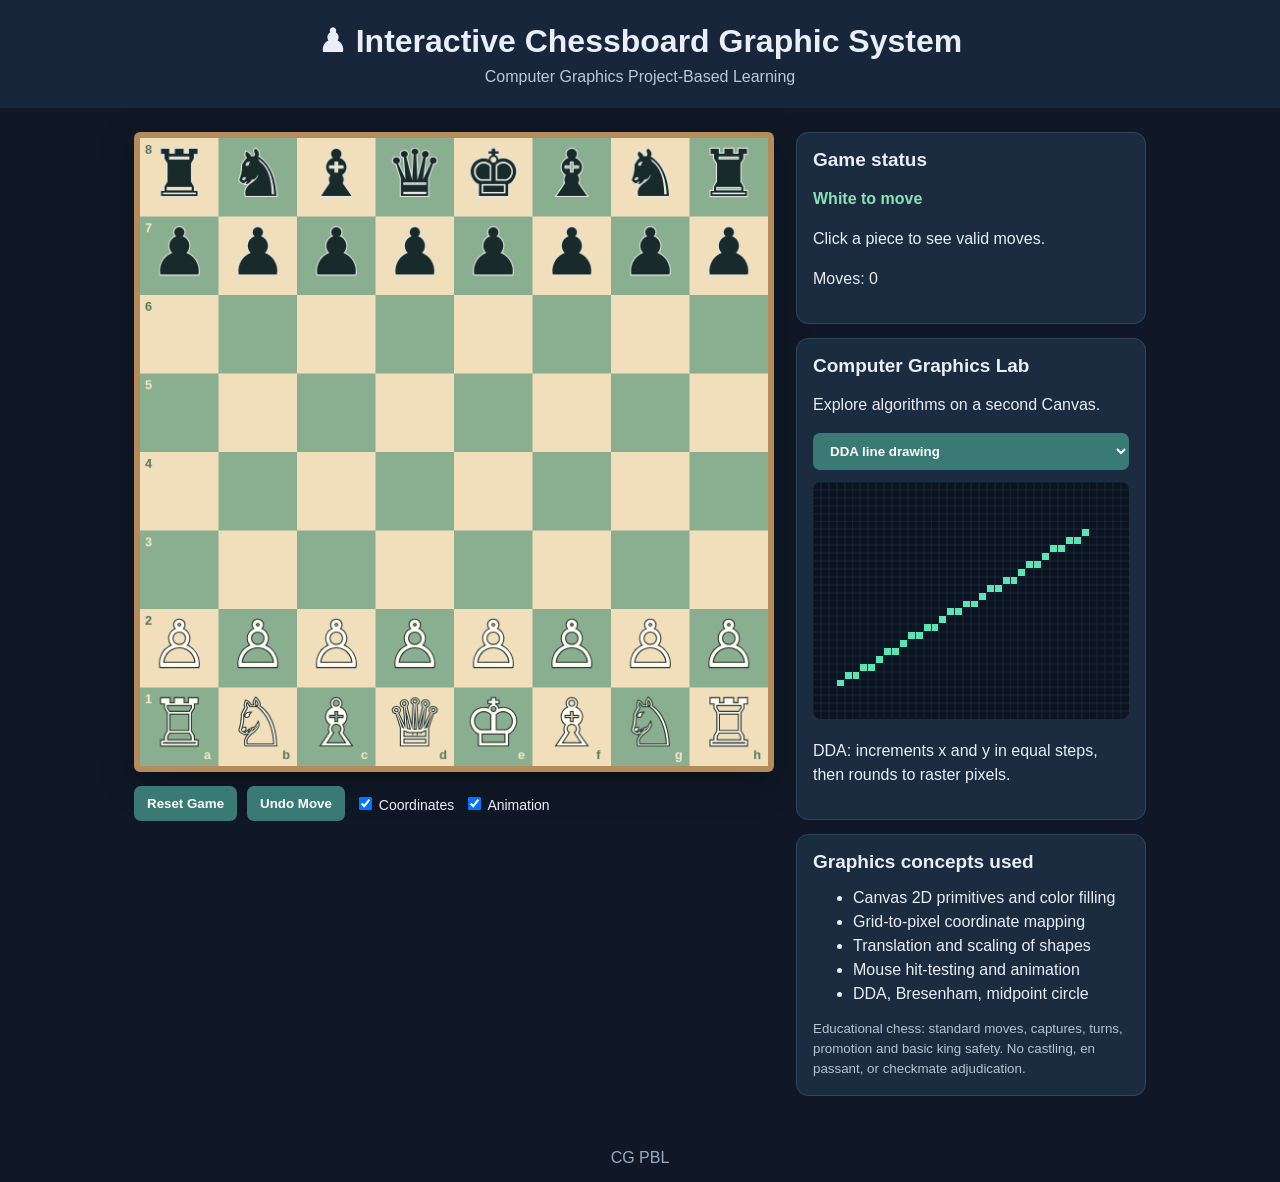
<file: index.html>
<!doctype html>
<html lang="en">
  <head>
    <meta charset="UTF-8" />
    <meta name="viewport" content="width=device-width,initial-scale=1" />
    <title>Interactive Chessboard | Computer Graphics PBL</title>
    <link rel="stylesheet" href="css/style.css" />
  </head>
  <body>
    <header>
      <h1>♟ Interactive Chessboard Graphic System</h1>
      <p>Computer Graphics Project-Based Learning </p>
    </header>
    <main>
      <section class="board-panel">
        <canvas
          id="board"
          width="640"
          height="640"
          aria-label="Interactive chessboard"
        ></canvas>
        <div class="toolbar">
          <button id="reset">Reset Game</button
          ><button id="undo">Undo Move</button
          ><label
            ><input type="checkbox" id="coords" checked /> Coordinates</label
          ><label
            ><input type="checkbox" id="animate" checked /> Animation</label
          >
        </div>
      </section>
      <aside>
        <div class="panel">
          <h2>Game status</h2>
          <p id="status" aria-live="polite">White to move</p>
          <p id="selection">Click a piece to see valid moves.</p>
          <p id="history">Moves: 0</p>
        </div>
        <div class="panel">
          <h2>Computer Graphics Lab</h2>
          <p>Explore algorithms on a second Canvas.</p>
          <select id="demo">
            <option value="dda">DDA line drawing</option>
            <option value="bresenham">Bresenham line drawing</option>
            <option value="circle">Midpoint circle drawing</option>
            <option value="transform">2D transformation</option></select
          ><canvas id="lab" width="320" height="240"></canvas>
          <p id="explain"></p>
        </div>
        <div class="panel">
          <h2>Graphics concepts used</h2>
          <ul>
            <li>Canvas 2D primitives and color filling</li>
            <li>Grid-to-pixel coordinate mapping</li>
            <li>Translation and scaling of shapes</li>
            <li>Mouse hit-testing and animation</li>
            <li>DDA, Bresenham, midpoint circle</li>
          </ul>
          <small
            >Educational chess: standard moves, captures, turns, promotion and
            basic king safety. No castling, en passant, or checkmate
            adjudication.</small
          >
        </div>
      </aside>
    </main>
    <footer>
      CG PBL
    </footer>
    <script src="js/board.js"></script>
    <script src="js/pieces.js"></script>
    <script src="js/logic.js"></script>
    <script src="js/graphics-lab.js"></script>
    <script src="js/app.js"></script>
  </body>
</html>
</file>
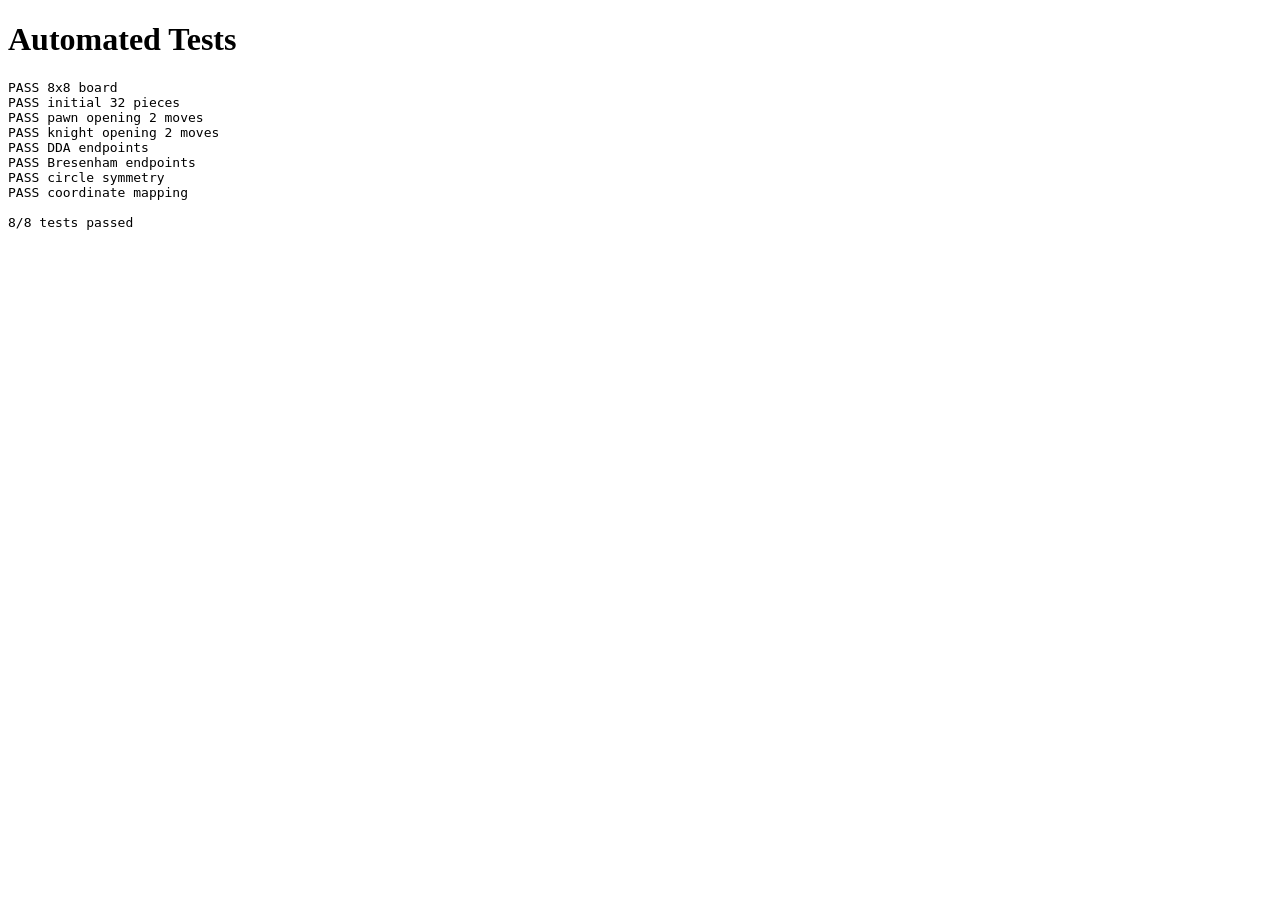
<file: tests.html>
<!doctype html><html><head><meta charset="utf-8"><title>CG Chessboard Tests</title></head><body><h1>Automated Tests</h1><pre id="results"></pre><script src="js/board.js"></script><script src="js/logic.js"></script><script src="js/graphics-lab.js"></script><script>const tests=[['8x8 board',()=>initialBoard().length===8&&initialBoard().every(r=>r.length===8)],['initial 32 pieces',()=>initialBoard().flat().filter(Boolean).length===32],['pawn opening 2 moves',()=>legalMoves(initialBoard(),6,4).length===2],['knight opening 2 moves',()=>legalMoves(initialBoard(),7,1).length===2],['DDA endpoints',()=>JSON.stringify(dda(0,0,4,2)[0])==='[0,0]'&&JSON.stringify(dda(0,0,4,2).at(-1))==='[4,2]'],['Bresenham endpoints',()=>JSON.stringify(bresenham(0,0,4,2).at(-1))==='[4,2]'],['circle symmetry',()=>midpointCircle(10,10,5).some(([x,y])=>x===15&&y===10)],['coordinate mapping',()=>cellCenter(0,0).x===40&&cellCenter(7,7).y===600]];let passed=0;document.getElementById('results').textContent=tests.map(([name,fn])=>{let ok=false;try{ok=fn()}catch(e){console.error(e)}if(ok)passed++;return `${ok?'PASS':'FAIL'} ${name}`}).join('\n')+`\n\n${passed}/${tests.length} tests passed`;</script></body></html>
</file>
<file: css/style.css>
:root{font-family:Inter,Segoe UI,Arial,sans-serif;color:#e9eef7;background:#101827}*{box-sizing:border-box}body{margin:0}header{text-align:center;padding:22px 12px;background:#17263b}h1{margin:0 0 8px;font-size:clamp(22px,3vw,32px)}header p{margin:0;color:#b9c9da}main{display:grid;grid-template-columns:minmax(300px,640px) minmax(270px,350px);gap:22px;justify-content:center;padding:24px}.board-panel{min-width:0}#board{display:block;width:100%;height:auto;border:6px solid #b68b5b;border-radius:6px;cursor:pointer;touch-action:manipulation;box-shadow:0 10px 35px #0005}.toolbar{display:flex;gap:10px;align-items:center;flex-wrap:wrap;margin-top:14px}button,select{border:0;border-radius:7px;background:#3a7a74;color:white;padding:10px 13px;cursor:pointer;font-weight:600}button:hover{background:#459b91}label{font-size:14px}.panel{background:#1b2b40;border:1px solid #30465e;border-radius:12px;padding:16px;margin-bottom:14px}.panel h2{margin:0 0 10px;font-size:19px}.panel p{line-height:1.5}#status{font-weight:bold;color:#8ce1b3}#lab{width:100%;height:auto;background:#0c1421;border-radius:8px;margin-top:12px;image-rendering:pixelated}#demo{width:100%}li{margin:6px 0}small{color:#b8c4d2;line-height:1.5;display:block}footer{text-align:center;color:#9aabc1;padding:15px}@media(max-width:850px){main{grid-template-columns:minmax(280px,640px);padding:12px}aside{max-width:640px}}
</file>
